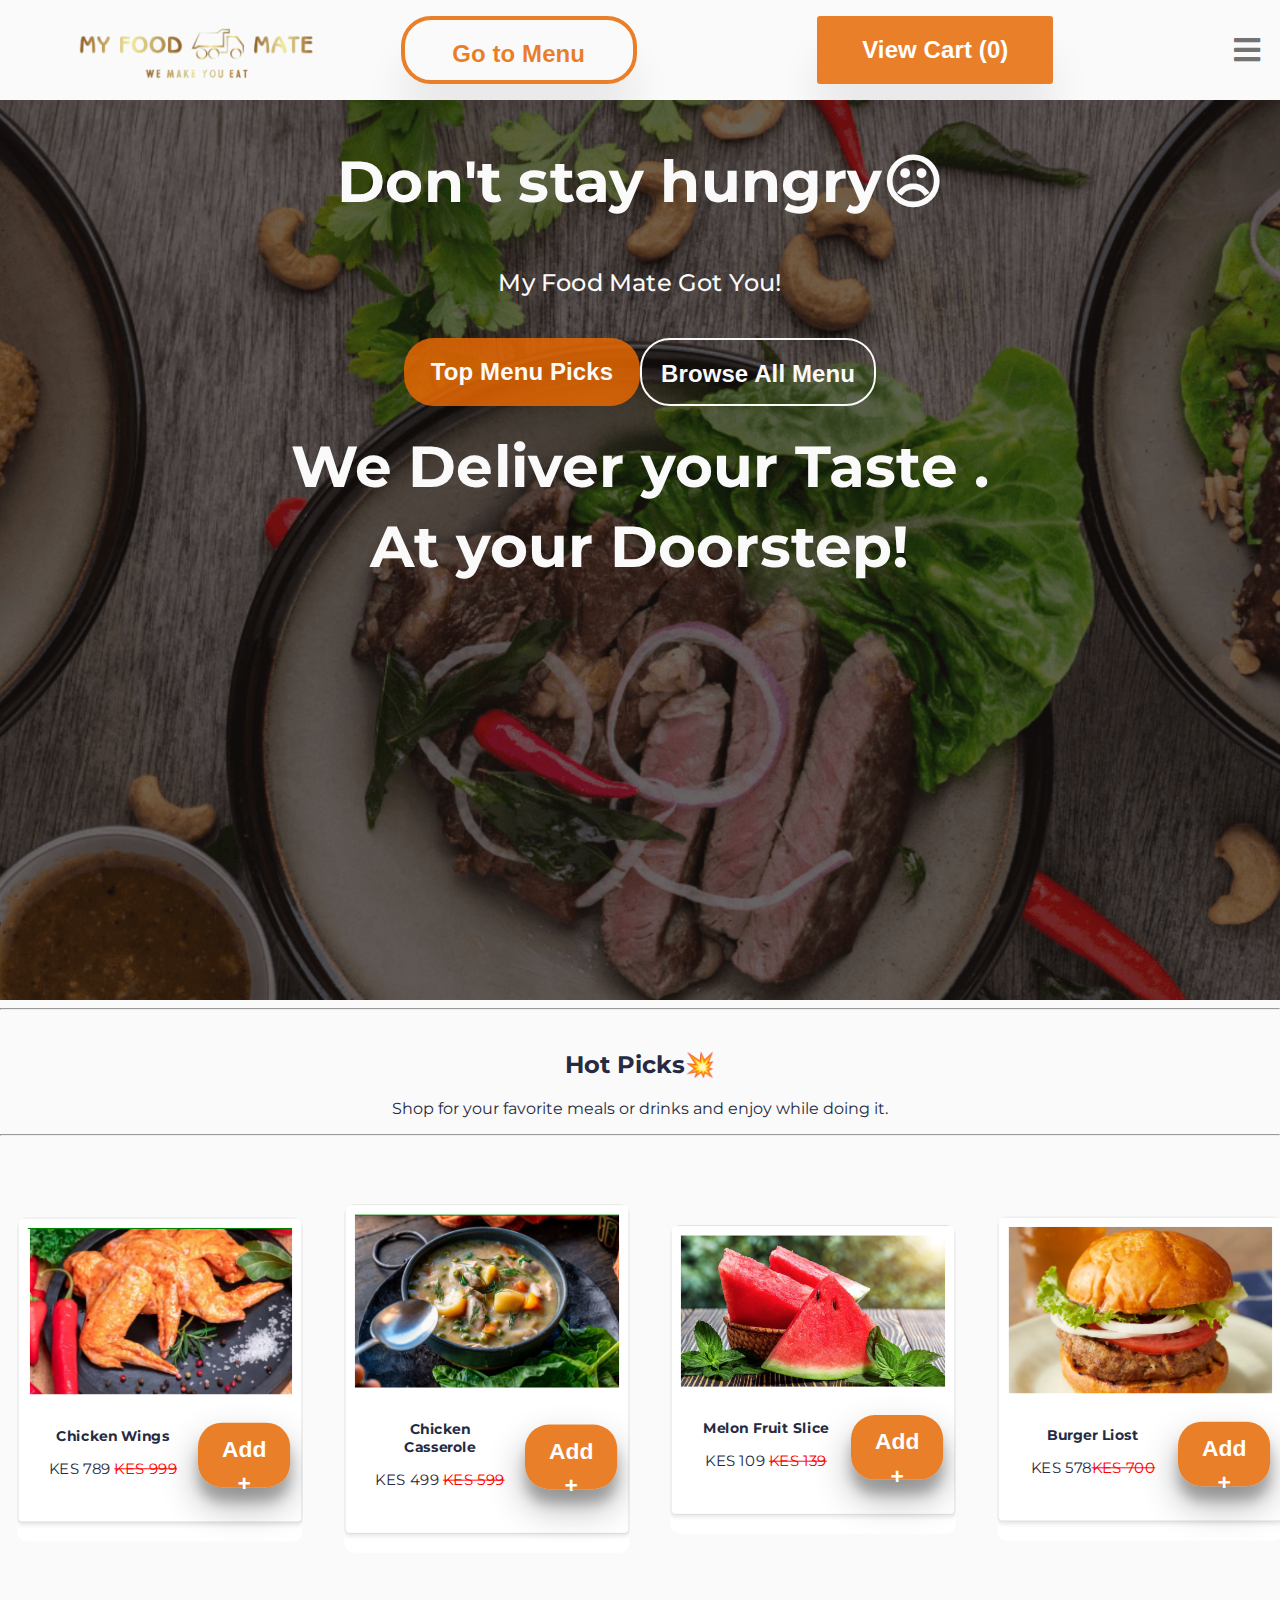
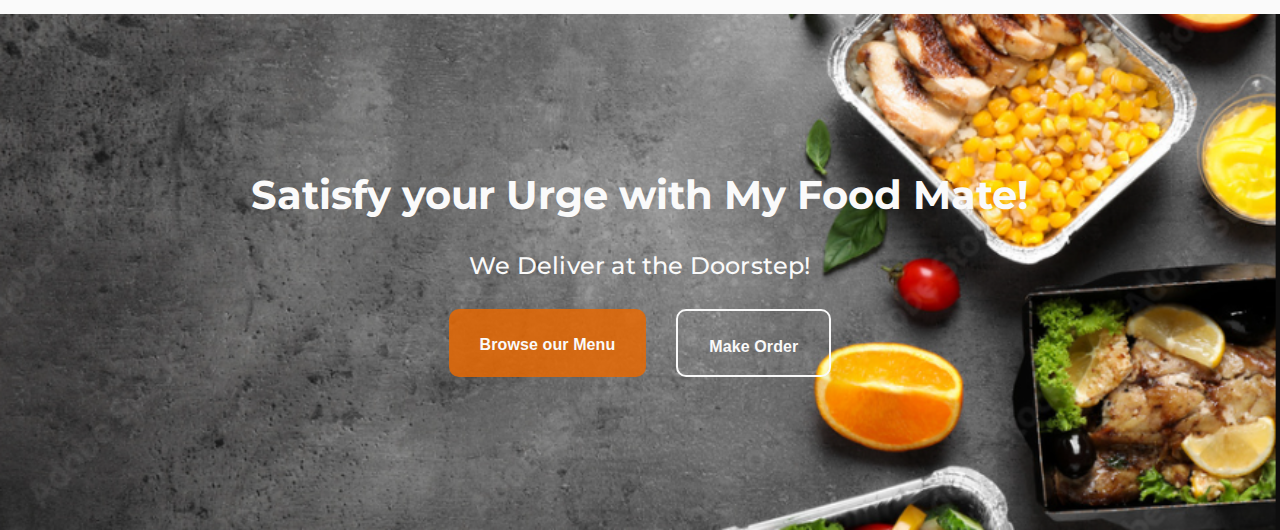
<file: index.html>
<!DOCTYPE html>
<html lang="en">
<head>
    <meta charset="UTF-8">
    <meta name="viewport" content="width=device-width, initial-scale=1.0">
    <meta name="description" content="My Food Mate App landing page">
    <meta name="keywords" content="Food Delivery, Order Food Online, Food Ordering App"/>
    <meta name="author" content="Julius Mwangi" />
    <link rel="stylesheet" href="styles/main.css">
    <link rel="stylesheet" href="styles/all.min.css">
    <link rel="preconnect" href="https://fonts.gstatic.com">
    <link rel="shortcut icon" href="assets/images/icon.png" type="image/x-icon">
    <link async href="https://fonts.googleapis.com/css2?family=Montserrat:wght@400;700&display=swap" rel="stylesheet">
    <title>My Food Mate - We Make you Eat🍕</title>
</head>
<body>
    <header>
        <nav>
            <a href="/" class="brand" style="position: inherit;">
                <img src="assets/images/logo.png" alt="My Food Mate" style="height:200px">
            </a>
            <a href="products.html">
                <button id="menu">Go to Menu</button>
            </a>
            <button id="view-cart">View My Cart</button>
            <ul id="list-options-header" >
                <li class="active" >
                    <a href="/">Home</a>
                </li>
                <li>
                    <a href="/menu">Menu</a>
                </li>
                <li>
                    <a href="/login">Login▶</a>
                <li>
                    <a href="/signup">Sign Up⏏</a>
                </li>
                </li>
            </ul>
            <div role="button" name="button-toggle-menu" class="toggle-menu" >
                <i  class="animated fas fa-bars"></i>
                <i  class="animated none fas fa-times"></i>
            </div>
        </nav>
    </header>
    <section class="portrait">
        <p></p>
        <h1 class="title-portrait" >
            Don't stay hungry☹
        </h1>
        <h3 class="subtitle_portrait">
            My Food Mate Got You! 
        </h3>
        <div class="container__buttons--portrait">
            <a href="#step_by_step">
                <button class="button__portrait accent">
                    Top Menu Picks
                </button>
            </a>
            <a href="/products.html">
                <button class="button__portrait outline">
                    Browse All Menu
                </button>
            </a>
        </div>
        <h1 class="title-portrait" >
            We Deliver your Taste . 
            <br>
            At your Doorstep!
        </h1>
    </section>
    <!--
    <div id="screens_together">
        <img src="assets/images/screens_together.png" alt="" class="together_screens">
    </div>
    -->
    <section id="step_by_step">
        <div>
            <hr>
            <h2 class="title_step" style="text-align: center; margin-top: 40px;">Hot Picks💥</h2>
            <p class="description_step" style="text-align: center;">
                Shop for your favorite meals or drinks and enjoy while doing it.
            </p>
            <hr>
        </div>
        <div class="container">
            <div class="product-wrapper">
                <div class="product">
                    <div class="img">
                        <img src="assets/images/wings.PNG">
                    </div>
                    <div class="info">
                        <div class="details">
                            <h1>    Chicken Wings</h1>
                            <p>KES 789 <del>KES 999</del></p>
                        </div>
                        <div class="buy-btn">
                            <button class="add-to-cart" data-id="1" data-name="Chicken Wings" data-price="999">Add +</button>
                        </div>
                    </div>
                </div>
            </div>
            <div class="product-wrapper">
                <div class="product">
                    <div class="img">
                        <img src="assets/images/chicken.PNG">
                    </div>
                    <div class="info">
                        <div class="details">
                            <h1>Chicken Casserole</h1>
                            <p>KES 499 <del>KES 599</del></p>
                        </div>
                        <div class="buy-btn">
                            <button class="add-to-cart" data-id="2" data-name="Chicken Casserole" data-price="599">Add +</button>
                        </div>
                    </div>
                </div>
            </div>
            <div class="product-wrapper">
                <div class="product">
                    <div class="img">
                        <img src="assets/images/mellon.PNG">
                    </div>
                    <div class="info">
                        <div class="details">
                            <h1>Melon Fruit Slice</h1>
                            <p>KES 109 <del>KES 139</del></p>
                        </div>
                        <div class="buy-btn">
                            <button class="add-to-cart" data-id="3" data-name="Mellon Fruit Slice" data-price="109">Add +</button>
                        </div>
                    </div>
                </div>
            </div>
            <div class="product-wrapper">
                <div class="product">
                    <div class="img">
                        <img src="assets/images/burger small.PNG">
                    </div>
                    <div class="info">
                        <div class="details">
                            <h1>Burger Liost</h1>
                            <p>KES 578<del>KES 700</del></p>
                        </div>
                        <div class="buy-btn">
                            <button class="add-to-cart" data-id="4" data-name="Burger Liost" data-price="578">Add +</button>
                        </div>
                    </div>
                </div>
            </div>
        </div>      
    </section>
    <!-- Cart Modal -->
    <div id="cart-modal" class="modal">
        <div class="modal-content">
            <span class="close">&times;</span>
            <h2>Your Cart</h2>
            <div id="cart-items"></div>
            <div id="cart-total"></div>
            <button id="paypal-button">Complete Order</button>
            <button id="reset-cart">Reset Cart</button> </div>
        </div>
    </div>
    <section id="download_section" >
        <h2>Satisfy your Urge with My Food Mate!</h2>
        <p>We Deliver at the Doorstep!</p>
        <div class="container__buttons--download_section">
            <a href="/products.html">
                <button class="accent">
                    Browse our Menu
                </button>
            </a>
            <button class="outline outline_white">
                Make Order
            </button>
        </div>
    </section>
    <script src="scripts/main.js"></script>
</body>
</html>
</file>
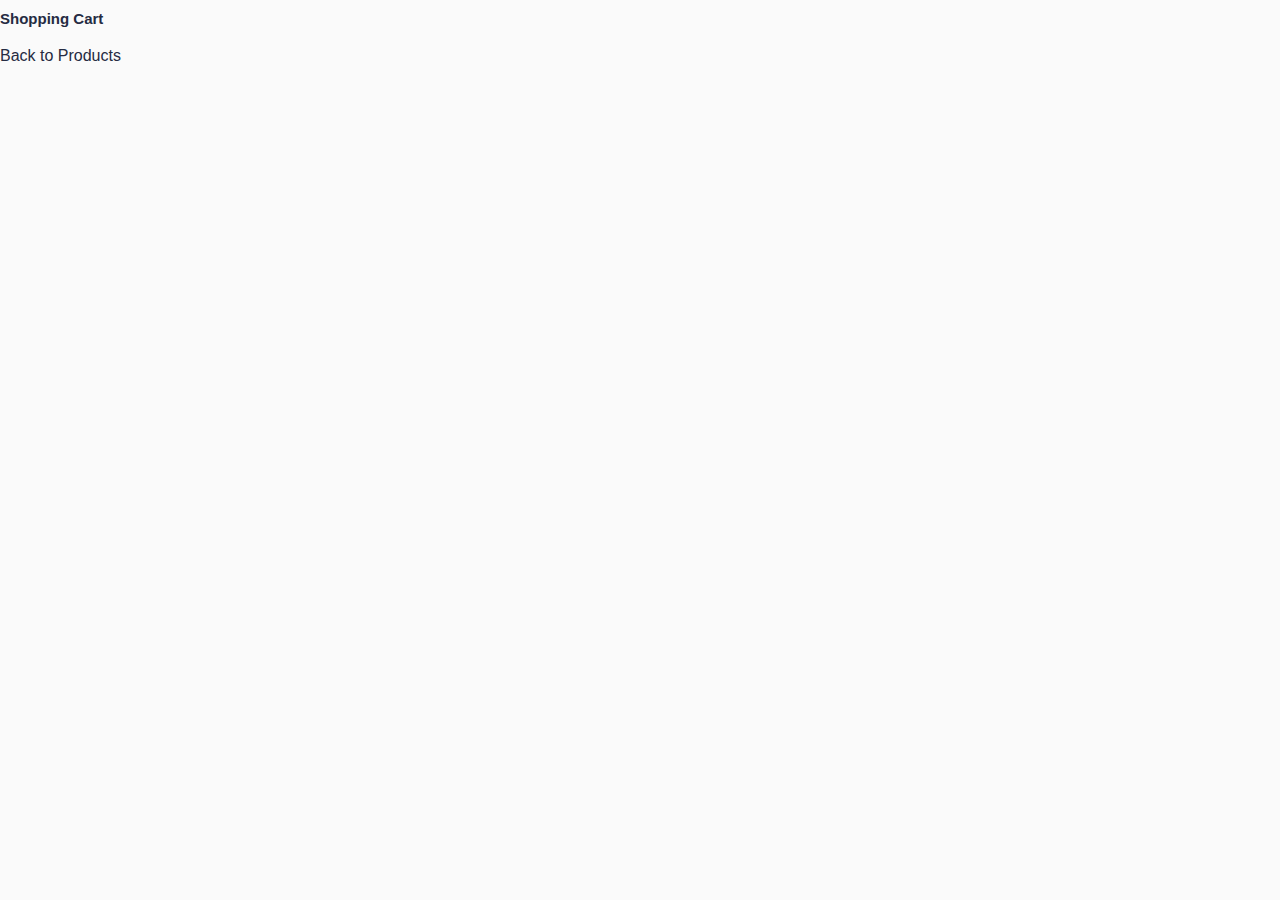
<file: cart.html>
<!DOCTYPE html>
<html lang="en">
<head>
    <meta charset="UTF-8">
    <meta name="viewport" content="width=device-width, initial-scale=1.0">
    <title>Shopping Cart</title>
    <link rel="stylesheet" href="styles/main.css">
</head>
<body class="cart-page">
    <h1>Shopping Cart</h1>
    <div id="cart-items"></div>
    <a href="index.html">Back to Products</a>

    <script src="scripts/main.js"></script>
</body>
</html>
</file>
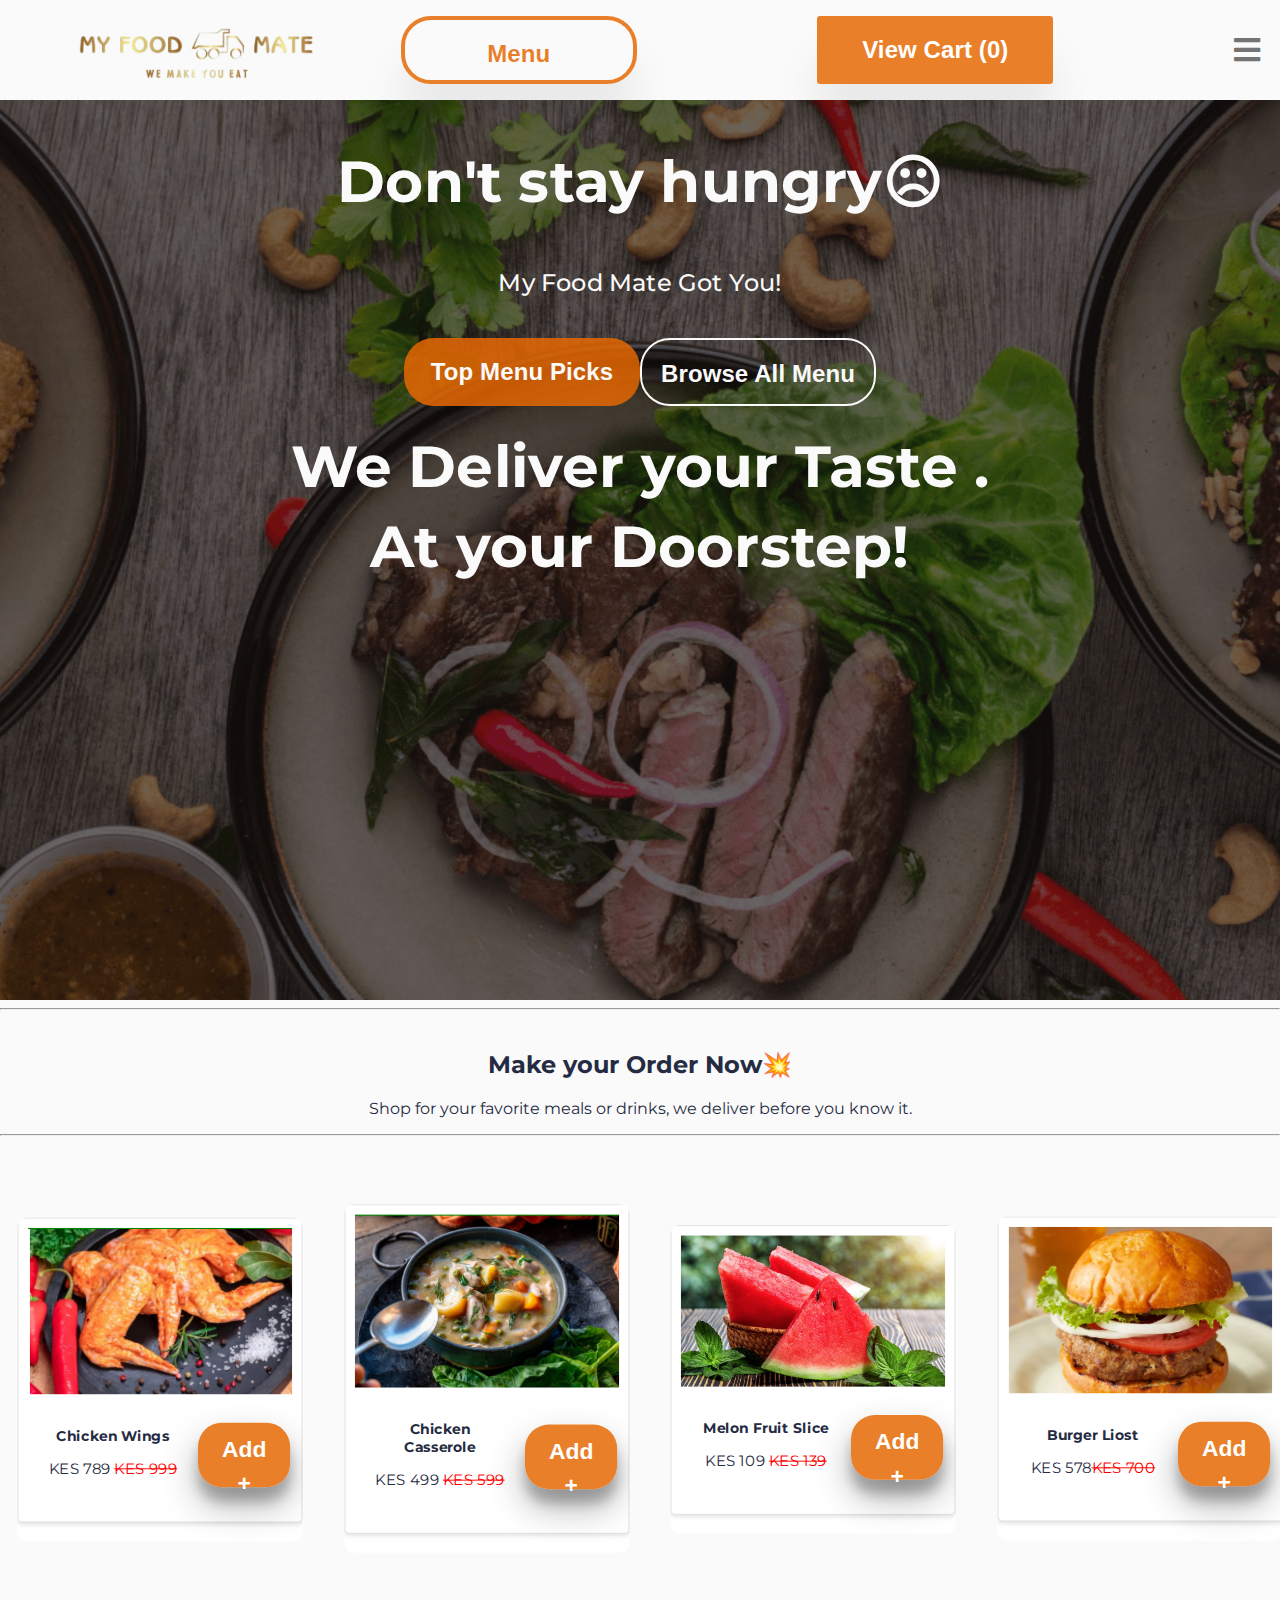
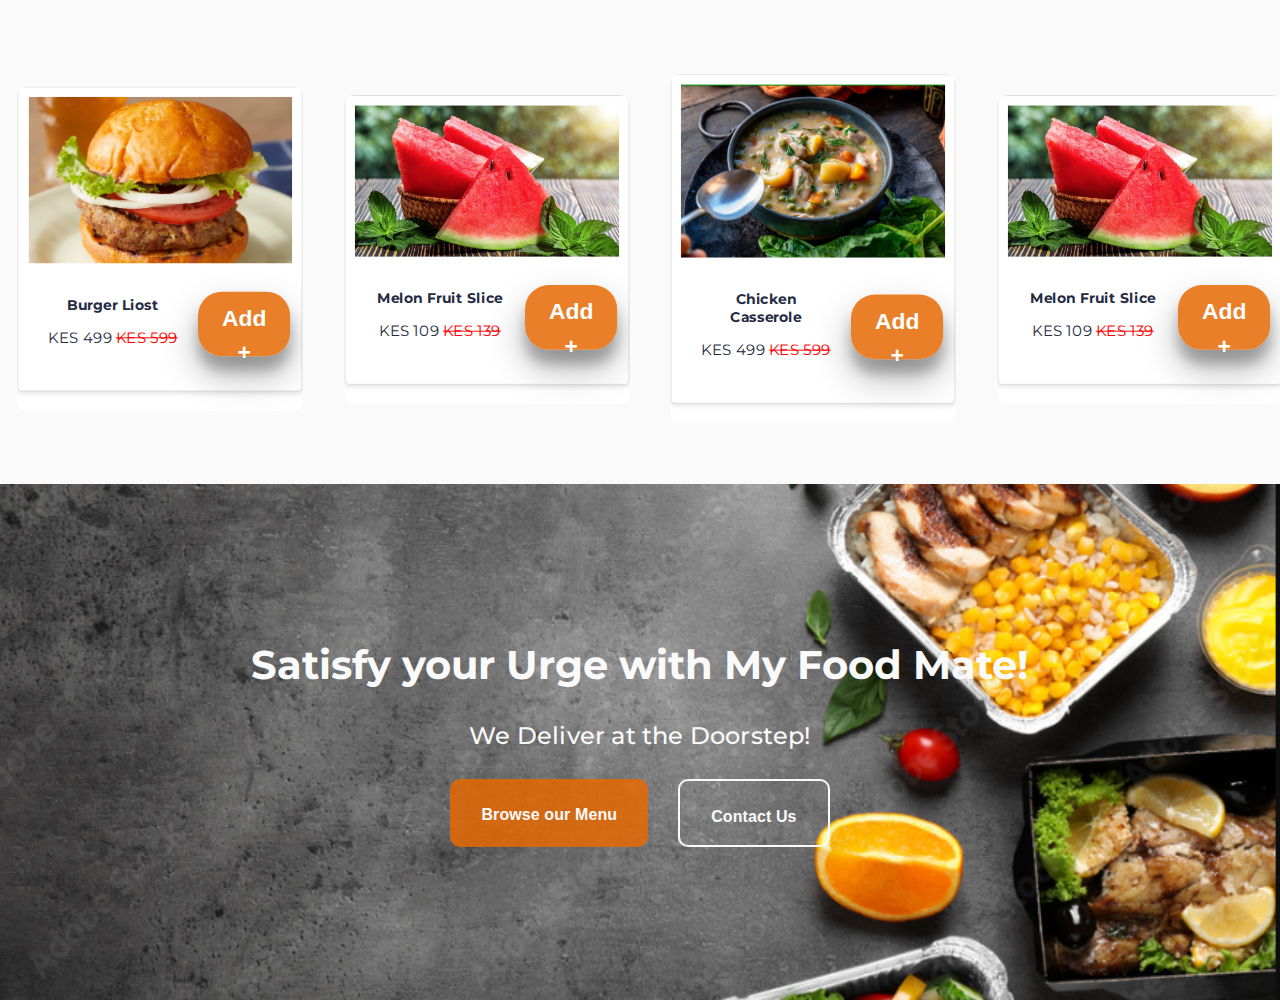
<file: products.html>
<!DOCTYPE html>
<html lang="en">
<head>
    <meta charset="UTF-8">
    <meta name="viewport" content="width=device-width, initial-scale=1.0">
    <meta name="description" content="My Food Mate App landing page">
    <meta name="keywords" content="Food Delivery, Order Food Online, Food Ordering App"/>
    <meta name="author" content="Julius Mwangi" />
    <link rel="stylesheet" href="styles/main.css">
    <link rel="stylesheet" href="styles/all.min.css">
    <link rel="preconnect" href="https://fonts.gstatic.com">
    <link rel="shortcut icon" href="assets/images/icon.png" type="image/x-icon">
    <link async href="https://fonts.googleapis.com/css2?family=Montserrat:wght@400;700&display=swap" rel="stylesheet">
    <title>My Food Mate - We Make you Eat🍕</title>
</head>
<body>
    <header>
        <nav>
            <a href="/" class="brand" style="position: inherit;">
                <img src="assets/images/logo.png" alt="My Food Mate" style="height:200px">
            </a>
            <a href="products.html">
                <button id="menu">Menu</button>
            </a>
            <button id="view-cart">View My Cart</button>
            <ul id="list-options-header" >
                <li class="active" >
                    <a href="/">Home</a>
                </li>
                <li>
                    <a href="/products.html">Menu</a>
                </li>
                <li>
                    <a href="/login">Login▶</a>
                <li>
                    <a href="/signup">Sign Up⏏</a>
                </li>
                </li>
            </ul>
            <div role="button" name="button-toggle-menu" class="toggle-menu" >
                <i  class="animated fas fa-bars"></i>
                <i  class="animated none fas fa-times"></i>
            </div>
        </nav>
    </header>
    <section class="portrait">
        <p></p>
        <h1 class="title-portrait" >
            Don't stay hungry☹
        </h1>
        <h3 class="subtitle_portrait">
            My Food Mate Got You! 
        </h3>
        <div class="container__buttons--portrait">
            <a href="#step_by_step">
                <button class="button__portrait accent">
                    Top Menu Picks
                </button>
            </a>
            <a href="/products.html">
                <button class="button__portrait outline">
                    Browse All Menu
                </button>
            </a>
        </div>
        <h1 class="title-portrait" >
            We Deliver your Taste . 
            <br>
            At your Doorstep!
        </h1>
    </section>
    <!--
    <div id="screens_together">
        <img src="assets/images/screens_together.png" alt="" class="together_screens">
    </div>
    -->
    <section id="step_by_step">
        <div>
            <hr>
            <h2 class="title_step" style="text-align: center; margin-top: 40px;">Make your Order Now💥</h2>
            <p class="description_step" style="text-align: center;">
                Shop for your favorite meals or drinks, we deliver before you know it.
            </p>
            <hr>
        </div>
        <div class="container">
            <div class="product-wrapper">
                <div class="product">
                    <div class="img">
                        <img src="assets/images/wings.PNG">
                    </div>
                    <div class="info">
                        <div class="details">
                            <h1>    Chicken Wings</h1>
                            <p>KES 789 <del>KES 999</del></p>
                        </div>
                        <div class="buy-btn">
                            <button class="add-to-cart" data-id="1" data-name="Chicken Wings" data-price="999">Add +</button>
                        </div>
                    </div>
                </div>
            </div>
            <div class="product-wrapper">
                <div class="product">
                    <div class="img">
                        <img src="assets/images/chicken.PNG">
                    </div>
                    <div class="info">
                        <div class="details">
                            <h1>Chicken Casserole</h1>
                            <p>KES 499 <del>KES 599</del></p>
                        </div>
                        <div class="buy-btn">
                            <button class="add-to-cart" data-id="2" data-name="Chicken Casserole" data-price="599">Add +</button>
                        </div>
                    </div>
                </div>
            </div>
            <div class="product-wrapper">
                <div class="product">
                    <div class="img">
                        <img src="assets/images/mellon.PNG">
                    </div>
                    <div class="info">
                        <div class="details">
                            <h1>Melon Fruit Slice</h1>
                            <p>KES 109 <del>KES 139</del></p>
                        </div>
                        <div class="buy-btn">
                            <button class="add-to-cart" data-id="3" data-name="Mellon Fruit Slice" data-price="109">Add +</button>
                        </div>
                    </div>
                </div>
            </div>
            <div class="product-wrapper">
                <div class="product">
                    <div class="img">
                        <img src="assets/images/burger small.PNG">
                    </div>
                    <div class="info">
                        <div class="details">
                            <h1>Burger Liost</h1>
                            <p>KES 578<del>KES 700</del></p>
                        </div>
                        <div class="buy-btn">
                            <button class="add-to-cart" data-id="4" data-name="Burger Liost" data-price="578">Add +</button>
                        </div>
                    </div>
                </div>
            </div>
        </div>      
    </section>
    <section id="step_by_step">
        <div class="container">
            <div class="product-wrapper">
                <div class="product">
                    <div class="img">
                        <img src="assets/images/burger small.PNG">
                    </div>
                    <div class="info">
                        <div class="details">
                            <h1>Burger Liost</h1>
                            <p>KES 499 <del>KES 599</del></p>
                        </div>
                        <div class="buy-btn">
                            <button class="add-to-cart" data-id="5" data-name="Burger Liost" data-price="499">Add +</button>
                        </div>
                    </div>
                </div>
            </div>
            <div class="product-wrapper">
                <div class="product">
                    <div class="img">
                        <img src="assets/images/mellon.PNG">
                    </div>
                    <div class="info">
                        <div class="details">
                            <h1>Melon Fruit Slice</h1>
                            <p>KES 109 <del>KES 139</del></p>
                        </div>
                        <div class="buy-btn">
                            <button class="add-to-cart" data-id="6" data-name="Mellon Fruit Slice" data-price="109">Add +</button>
                        </div>
                    </div>
                </div>
            </div>
            <div class="product-wrapper">
                <div class="product">
                    <div class="img">
                        <img src="assets/images/chicken.PNG">
                    </div>
                    <div class="info">
                        <div class="details">
                            <h1>Chicken Casserole</h1>
                            <p>KES 499 <del>KES 599</del></p>
                        </div>
                        <div class="buy-btn">
                            <button class="add-to-cart" data-id="7" data-name="Chicken Casserole" data-price="599">Add +</button>
                        </div>
                    </div>
                </div>
            </div>
            <div class="product-wrapper">
                <div class="product">
                    <div class="img">
                        <img src="assets/images/mellon.PNG">
                    </div>
                    <div class="info">
                        <div class="details">
                            <h1>Melon Fruit Slice</h1>
                            <p>KES 109 <del>KES 139</del></p>
                        </div>
                        <div class="buy-btn">
                            <button class="add-to-cart" data-id="8" data-name="Mellon Fruit Slice" data-price="109">Add +</button>
                        </div>
                    </div>
                </div>
            </div>
        </div>      
    </section>
    <!-- Cart Modal -->
    <div id="cart-modal" class="modal">
        <div class="modal-content">
            <span class="close">&times;</span>
            <h2>Your Cart</h2>
            <div id="cart-items"></div>
            <div id="cart-total"></div>
            <button id="paypal-button">Complete Order</button>
            <button id="reset-cart">Reset Cart</button> </div>
        </div>
    </div>
    <section id="download_section" >
        <h2>Satisfy your Urge with My Food Mate!</h2>
        <p>We Deliver at the Doorstep!</p>
        <div class="container__buttons--download_section">
            <a href="/products.html">
                <button class="accent">
                    Browse our Menu
                </button>
            </a>
            <button class="outline outline_white">
                Contact Us
            </button>
        </div>
    </section>
    <script src="scripts/main.js"></script>
</body>
</html>
</file>
<file: styles/main.css>
:root {
    --color-text-black: #252B42;
    --color-text-gray: #737373;
    --color-white: #fafafa;
    --color-bg: #FAFAFA;
    --color-accent: #e66802d8;
    --color-grey-divider: #E4E4E4;
    --color-bg-blue: #252B42;
    --color-text-gray-so: #BDBDBD;
}

* {
    color: var(--color-text-black);
}

a {
    text-decoration: none;
}

body {
    margin: 0;
    padding: 0;
    overflow-x: hidden;
    background-color: var(--color-bg);
    font-family: 'Montserrat', sans-serif;
}

.animated{
    transition: all 200ms ease;
}

.hidden{
    opacity: 0;
}

.none{
    display: none !important;
}

button {
    width: 236px;
    height: 68px;
    border: none;
    outline: none;
    font-size: 24px;
    cursor: pointer;
    font-weight: 700;
    padding: 16px 0px;
    line-height: 36px;
    border-radius: 30px;
    letter-spacing: 0.1px;
    transition: all 200ms ease-in;
    box-shadow: 0px 40px 40px rgba(0, 0, 0, 0.07);
}

button.accent, button.outline:hover {
    background-color: var(--color-accent);
    color: var(--color-white);
}

button.accent:hover, button.outline {
    color: var(--color-accent);
    background-color: transparent;
    border: 2px solid var(--color-accent);
}

button.outline_white{
    color: var(--color-white);
    background-color: transparent;
    border: 2px solid var(--color-white);
}

header {
    top: 0;
    left: 0;
    z-index: 10;
    width: 100vw;
    height: 100px;
    position: fixed;
    box-sizing: border-box;
    background-color: var(--color-white);
}
nav{
    height: 100px;
    box-sizing: border-box;
    padding: 5px 20px;
    display:flex;
    align-items: center;
    justify-content: space-between;
}

a.brand {
    text-decoration: none;
    height: 100%;
    width: 200px;
    display: flex;
    align-items: center;
}

a.brand img {
    height: 70px;
    object-fit: contain;
}

.toggle-menu{
    font-size: 30px;
    position: relative;
}

.toggle-menu i{
    color: var(--color-text-gray);
}

.portrait {
    margin-top: 100px;
    width: 100%;
    display: flex;
    text-align: center;
    align-items: center;
    flex-direction: column;
    justify-content: flex-start;
}

.portrait > h5.caption {
    margin-bottom: 0;
    font-size: 16px;
    line-height: 24px;
    font-weight: bold;
    letter-spacing: 0.1px;
    color: var(--color-text-gray);
}

.title-portrait {
    margin-top: 10px;
    margin-bottom: 17px;
    padding: 15px;
    font-weight: 700;
    font-size: 2.25em;
    line-height: 42px;
    letter-spacing: 0.2px;
    color: var(--color-text-black);
}

h3.subtitle_portrait {
    margin: 0;
    padding: 25px;
    font-size: 24px;
    font-weight: 500;
    line-height: 38px;

    text-align: center;
    letter-spacing: 0.2px;
    color: var(--color-text-gray);
}

.container__buttons--portrait{
    width: 80vw;
    height: 180px;
    /*background-color: green;*/
    display: flex;
    flex-direction: column;
    align-items: center;
    justify-content: space-evenly;
}


#screens_together {
    width: 100%;
    height: fit-content;
}
img.together_screens {
    width: 100%;
    height: auto;
    margin-left: -35px;
    object-fit: contain;
}

.title_step_by_step--section{
    display: flex;
    text-align: center;
    flex-direction: column-reverse;
}

.title_step_by_step--section hr{
    width: 100%;
    height: 3px;
    background-color: var(--color-grey-divider);
    border: none;
}
.title_step_by_step--section h2{
    font-weight: 600;
    font-size: 24px;
    line-height: 36px;
}
article.step {
    min-height: 100vh;
}
.step_info{
    text-align: center;
    padding: 0px;
}
.step_info .caption {
    color: var(--color-accent);
    font-weight: bold;
    font-size: 24px;
    line-height: 20px;
    margin-bottom: 30px;
}
.step_info .title_step {
    font-weight: bold;
    font-size: 40px;
    margin: 0px;
}
.step_info .description_step {
    margin-top: 35px;
    font-weight: 500;
    font-size: 24px;
}
article.step .container_image{
    width: 100%;
    display: flex;
    justify-content: center;
    align-items: center;
}

article.step .container_image > img{
    width: 85vw;
    z-index: 1;
    object-fit: contain;
    filter: drop-shadow(50px 30px 150px rgba(46, 4, 4, 0.15));
}

#list-options-header{
    z-index: 3;
    left: 0;
    opacity: 0;
    top: -100vh;
    margin: 0;
    height: auto;
    width: 100vw;
    transition: all 300ms ease-out;
    padding: 10px;
    position: absolute;
    box-sizing: border-box;
    border-radius: 0 15px 0 15px;
    background-color: var(--color-white);
    box-shadow: 0px 10px 10px 0px rgba(50, 50, 50, 0.3);
    -moz-box-shadow: 0px 10px 10px 0px rgba(50, 50, 50, 0.3);
    -webkit-box-shadow: 0px 10px 10px 0px rgba(50, 50, 50, 0.3);
}

#list-options-header.show {
    display: initial;
    top: 100px;
    opacity: 1;
}

#list-options-header li{
    height: 40px;
    list-style: none;
    display: flex;
    align-items: center;
}

#list-options-header li a{
    font-weight: 600;
}

#list-options-header li.active a{
    color: var(--color-accent);
}
#list-options-header li:hover{
    cursor: pointer;
    background-color: var(--color-grey-divider);
}

#download_section{
    width: 100%;
    padding: 40px;
    height: auto;
    display: flex;
    align-items: center;
    flex-direction: column;
    justify-content: space-evenly;
    box-sizing: border-box;
    background-color: var(--color-bg-blue);
}

#download_section h2{
    margin: 0;
    font-size: 40px;
    font-weight: bold;
    line-height: 57px;
    font-style: normal;
    text-align: center;
    color: var(--color-white);
}

#download_section p{
    font-weight: 500;
    font-size: 24px;
    line-height: 38px;
    text-align: center;
    text-align: center;
    letter-spacing: 0.2px;
    color: var(--color-text-gray-so);
}

.container__buttons--download_section {
    display: flex;
    width: 100%;
    justify-content: space-evenly;    
}

.container__buttons--download_section button {
    padding: 18px 31px;
    min-width: 137px;
    width: auto;
    font-size: 16px;
    border-radius: 10px;

}

/**
*  Desktop
**/
@media (min-width: 600px){
    .portrait{
        height: 100vh;
        background-image: url(../assets/images/bg_home.png);
        background-repeat: no-repeat;
        background-position: center;
        background-size: cover;
    }
    .portrait button,
    .portrait > h5.caption,
    .title-portrait,
    h3.subtitle_portrait {
        color: var(--color-white);
        border-color: var(--color-white);
    }
    .portrait > h5.caption {
        font-size: 24px;
        line-height: 36px;
    }
    .title-portrait{
        padding: 0 60px;
        font-size: 58px;
        line-height: 80px;
    }
    .container__buttons--portrait{
        flex-direction: row;
        justify-content: center;
        height: 90px;
    }
    .container__buttons--portrait > button {
        margin: 0 15px;
    }

    #screens_together {
        margin-top: -310px;
        display: flex;
        justify-content: center;
    }
    img.together_screens {
        width: 41%;
    }
    .title_step_by_step--section{
        flex-direction: column;
    }
    .title_step_by_step--section hr{
        width: 70%;
    }
    .title_step_by_step--section h2{
        font-weight: 600;
        font-size: 44px;
        line-height: 36px;
    }

    article.step{
        display: flex;
        align-items: center;
        justify-content: center;
    }
    .step-left{
        flex-direction: row-reverse;
    }
    .step-left .step_info *{
        text-align: left;
        padding-right: 100px;
    }
    .step-right .step_info *{
        text-align: right;
        padding-left: 100px;
    }
    article.step > div{
        width: 50vw;
    }
    article.step .container_image{
        width: 50vw;
    }
    article.step .container_image img {
        width: 350px;
    }

    #download_section {
        height: 516px;
        background-image: url(../assets/images/footerimg.PNG);
        background-repeat: no-repeat;
        background-position: center;
        background-size: cover;
        justify-content: center;
    }

    #download_section p {
        color: var(--color-white);
    }

    .container__buttons--download_section {
        justify-content: center;
    }

    .container__buttons--download_section button {
        margin: 0 15px;
    }
}

/**
*  Desktop large
**/
@media (min-width: 1400px) {
    #screens_together {
        margin-top: -520px;
    }
    img.together_screens {
        width: 55%;
    }
}

.container {
    width: 100%;
    min-height: 50vh;
    padding: 10px;
    display: flex;
    align-items: center;
    justify-content: space-between;
    flex-wrap: wrap;
    gap: 10px;
}
 
del {
    color: red;
}
 
.product-wrapper {
    width: calc(25% - 20px);
    background: white;
    overflow: hidden;
    border-radius: 10px 10px 10px 10px;
    transform: scale(0.95);
}
 
.product {
    width: 100%;
    background: #fffeff;
}
 
.product .img {
    height: 100%;
    width: 100%;
}
 
.product .img img {
    height: 90%;
    width: 100%;
    transition: all 0.5s;
    object-fit: contain;
}
 
.product .info {
    width: 100%;
    height: 20%;
    transition: transform 0.5s;
    display: flex;
}
 
.info .details {
    height: 100%;
    width: 50%;
    padding: 20px;
}
 
h1 {
    font-size: 15px;
}
 
.buy-btn {
    display: flex;
    justify-content: center;
    align-items: center;
    width: 35%;
}
 
.buy-btn button {
    cursor: pointer;
    padding: 10px 20px;
    border: 1px solid --color-white;
    background: #e66802d8;
    color: #fff;
    box-shadow: 0 19px 38px rgba(0, 0, 0, 0.30),
        0 15px 12px rgba(0, 0, 0, 0.22);
    border-radius: 25px;
}
 
@media screen and (max-width:1200px) {
    .product-wrapper {
        width: calc(33.33% - 20px);
    }
 
    .container {
        align-content: start;
    }
}
 
@media screen and (max-width:950px) {
    .product-wrapper {
        width: calc(50% - 20px);
    }
}
 
@media screen and (max-width:600px) {
    .product-wrapper {
        width: 100%;
    }
}
 
@media screen and (max-width:350px) {
    .product-wrapper {
        height: auto;
    }
 
    .info .details {
        width: 100%;
    }
 
    .info {
        flex-direction: column;
    }
 
    .buy-btn {
        width: 100%;
        padding-bottom: 10px;
        size: 30pxx;
    }
    .buy-btn button {
        width: 100%;
        font-size: medium;
    }
}

/* Add To Cart Button */

.product {
    background-color: #fff;
    border: 1px solid #ddd;
    padding: 100px;
    margin-bottom: 20px;
    border-radius: 5px;
    box-shadow: 0 2px 5px rgba(0,0,0,0.1);
}
#menu {
    background-color: transparent;
    border: 4px solid var(--color-accent);
    color: var(--color-accent);
    font-weight: bold;
}

.add-to-cart, #view-cart {
    background-color: var(--color-accent);
    color: white;
    padding: 10px 15px;
    border: none;
    cursor: pointer;
    border-radius: 3px;
    transition: background-color 0.3s ease;
}

.add-to-cart:hover, #view-cart:hover {
    background-color: transparent;
    border: 4px solid var(--color-accent);
    color: var(--color-accent);
    font-weight: bold;
}

/* Modal Styles */
.modal {
    display: none;
    position: fixed;
    z-index: 1;
    left: 0;
    top: 0;
    width: 100%;
    height: 100%;
    overflow: auto;
    background-color: rgba(0,0,0,0.4);
}

.modal-content {
    background-color: #fefefe;
    margin: 15% auto;
    padding: 20px;
    border: 1px solid #888;
    width: 80%;
    max-width: 500px;
    border-radius: 5px;
    box-shadow: 0 4px 8px rgba(0,0,0,0.1);
}

.close {
    color: #aaa;
    float: right;
    font-size: 28px;
    font-weight: bold;
    cursor: pointer;
}

.close:hover,
.close:focus {
    color: #000;
    text-decoration: none;
    cursor: pointer;
}

#cart-items {
    margin-bottom: 20px;
}

#cart-items ul {
    list-style-type: none;
    padding: 0;
}

#cart-items li {
    background-color: #ecf0f1;
    margin-bottom: 10px;
    padding: 10px;
    border-radius: 3px;
    transition: background-color 0.3s ease;
}

#cart-items li:hover {
    background-color: #d5dbdb;
}

#cart-total {
    font-weight: bold;
    text-align: right;
    margin-bottom: 15px;
}

#paypal-button {
    background-color: #0070ba;
    color: white;
    padding: 10px 15px;
    border: none;
    cursor: pointer;
    border-radius: 3px;
    transition: background-color 0.3s ease;
    display: block;
    width: 100%;
    font-size: 16px;
}
#reset-cart {
    background-color: #e4af3d;
    color: white;
    padding: 10px 15px;
    border: none;
    cursor: pointer;
    border-radius: 3px;
    transition: background-color 0.3s ease;
    display: block;
    width: 100%;
    font-size: 16px;
    margin-top: 15px;
}


#paypal-button:hover {
    background-color: #003087;
}
#reset-cart:hover {
    background-color: #d85c23;
}

.date-added {
    font-size: 0.8em;
    color: #7f8c8d;
    margin-top: 5px;
}
.product-container {
    display: flex;
    flex-wrap: wrap;
    justify-content: space-between;
  }
  
  .product-row {
    display: flex;
    width: 100%;
  }
  
  .product {
    flex: 1 0 25%; /* Adjust width as needed */
    padding: 10px;
    box-sizing: border-box;
    text-align: center;
  }
  
  .product img {
    max-width: 100%;
    height: 80%;
  }
</file>
